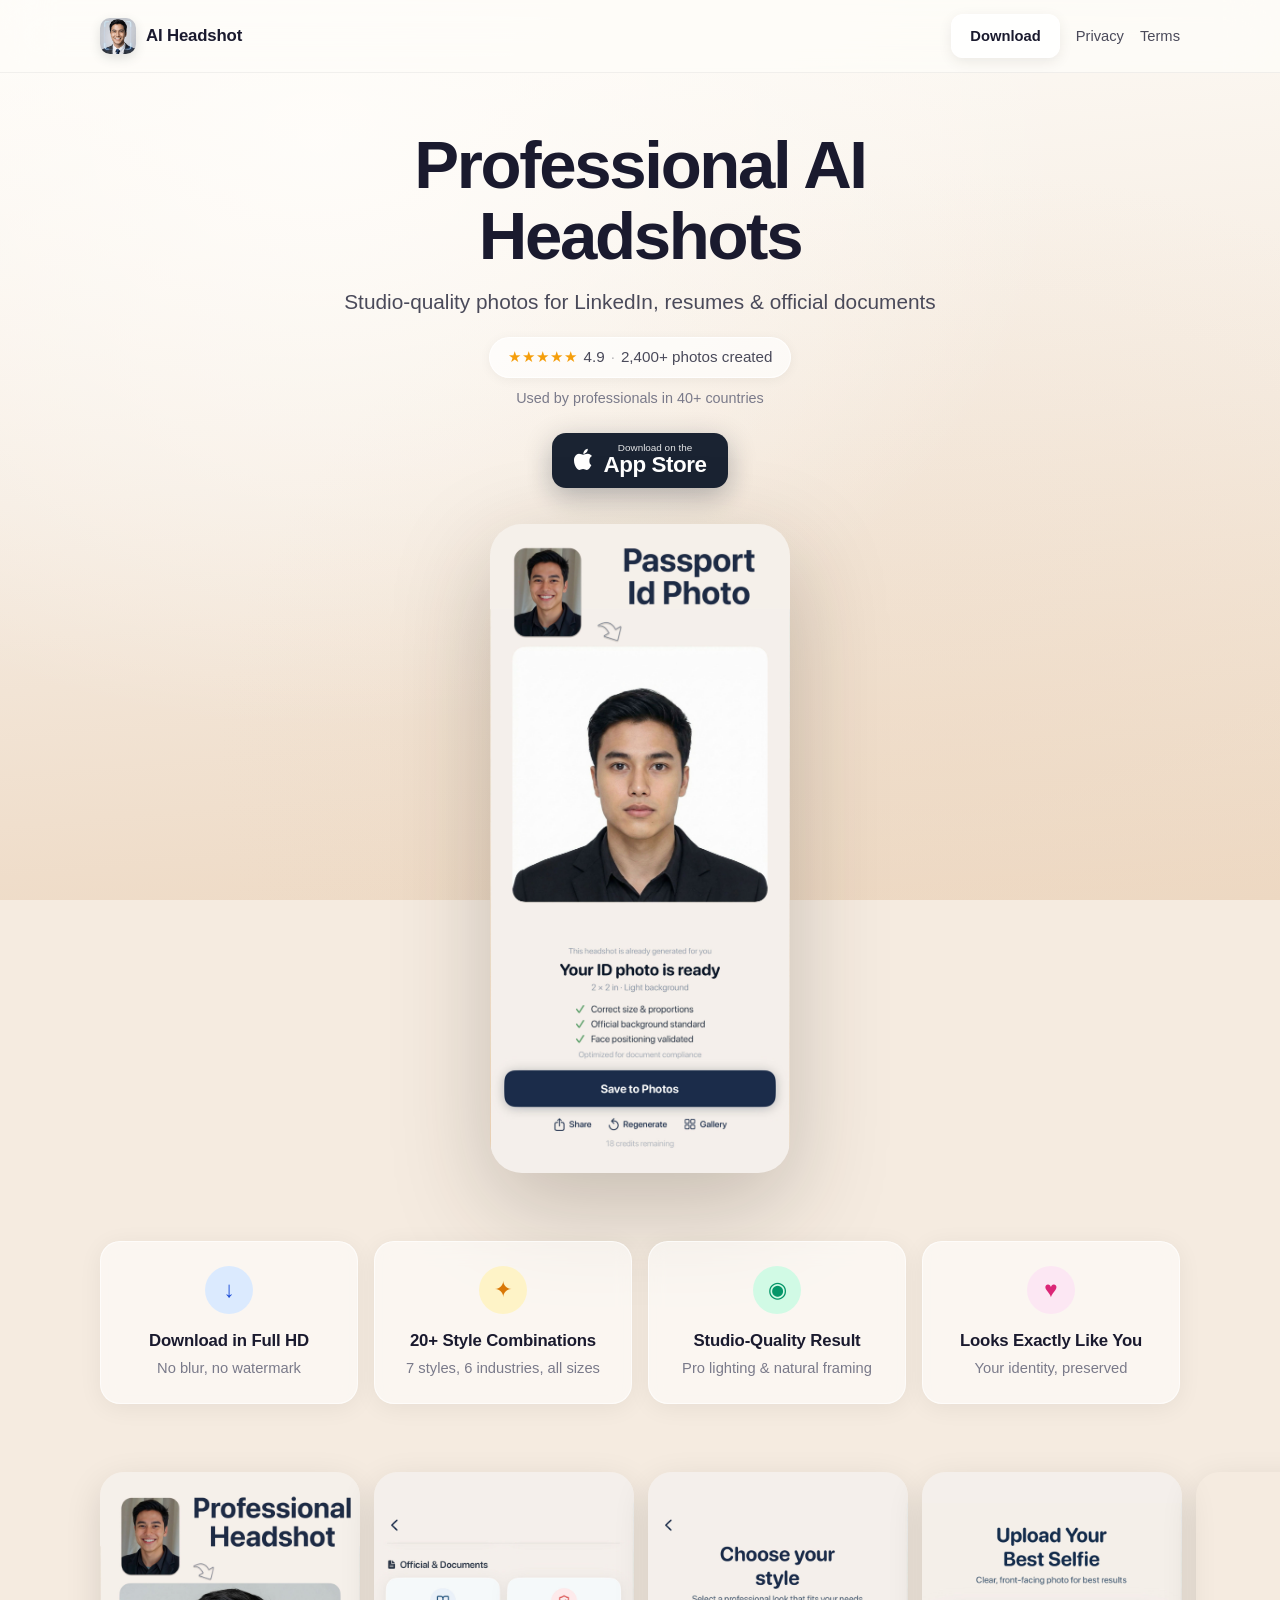
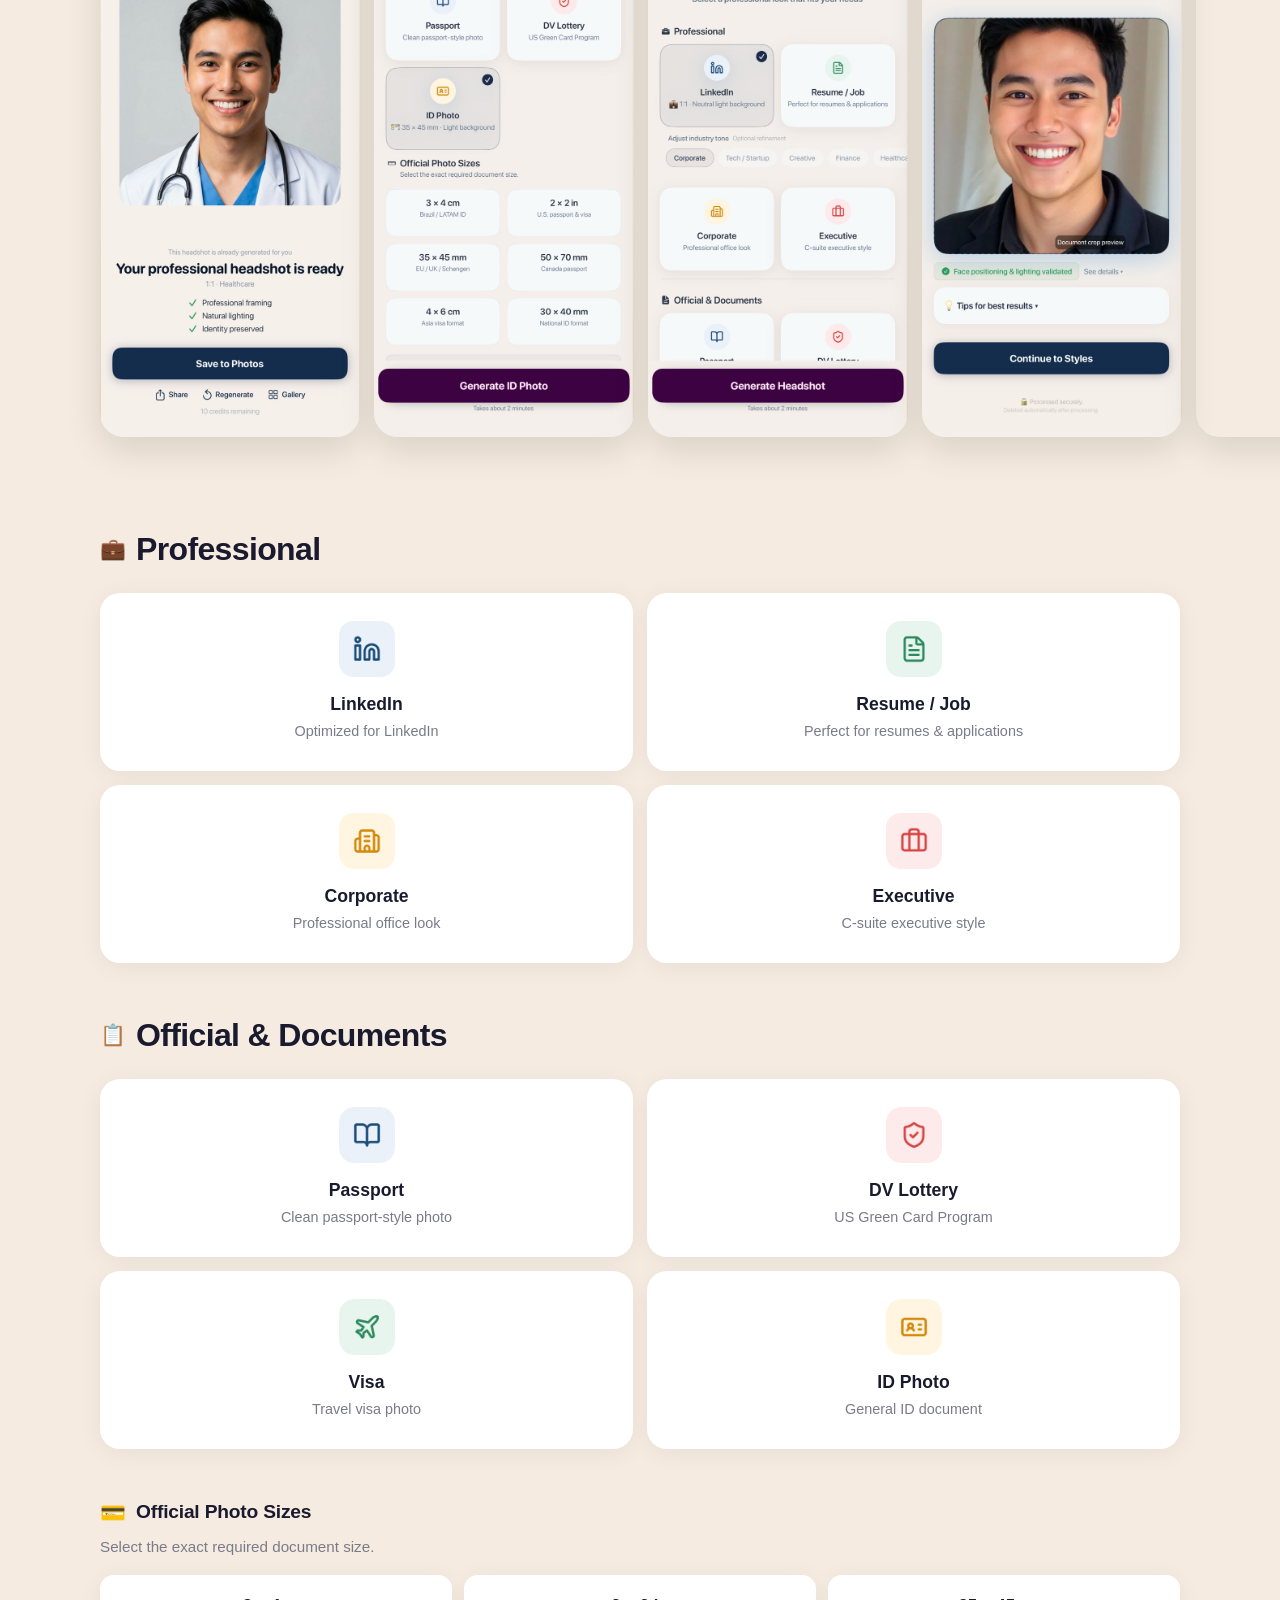
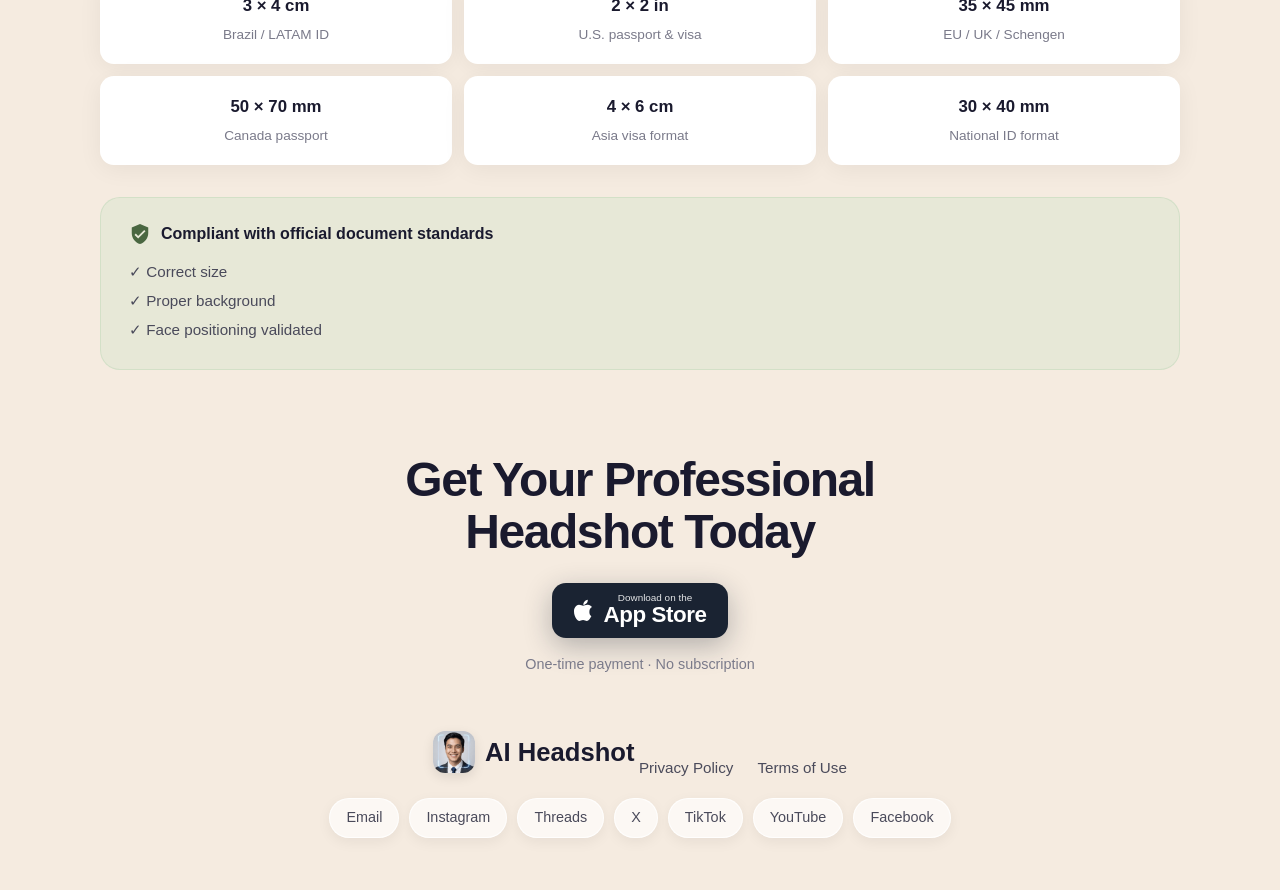
<file: index.html>
<!doctype html>
<html lang="en">
<head>
  <meta charset="utf-8">
  <meta name="viewport" content="width=device-width, initial-scale=1, viewport-fit=cover">
  <meta name="theme-color" content="#faf6f0">
  <meta name="apple-mobile-web-app-capable" content="yes">
  <meta name="apple-mobile-web-app-status-bar-style" content="default">
  <meta name="description" content="Create studio-quality professional headshots with AI. Perfect for LinkedIn, resumes, corporate profiles & official documents.">
  <meta property="og:title" content="AI Headshot — Professional AI Headshots">
  <meta property="og:description" content="Studio-quality headshots for LinkedIn, resumes & official documents. Download in Full HD with no watermark.">
  <meta property="og:image" content="https://ai-headshot.app/App%20Icon.png">
  <meta property="og:url" content="https://ai-headshot.app">
  <meta name="twitter:card" content="summary">
  <title>AI Headshot — Professional AI Headshots</title>
  <link rel="icon" type="image/png" href="App Icon.png">
  <link rel="apple-touch-icon" href="App Icon.png">
  <link rel="preload" as="image" href="1.jpg">
  <link rel="stylesheet" href="styles.css">
</head>
<body>
  <div class="bg" aria-hidden="true"></div>

  <header class="header">
    <div class="header-inner shell">
      <a class="brand" href="#top" aria-label="AI Headshot homepage">
        <img src="App Icon.png" alt="" width="36" height="36">
        <span>AI Headshot</span>
      </a>
      <nav class="nav" aria-label="Primary">
        <a class="nav-dl" href="https://apps.apple.com/app/id6755939565" target="_blank" rel="noopener noreferrer">Download</a>
        <a href="privacy.html">Privacy</a>
        <a href="terms.html">Terms</a>
      </nav>
    </div>
  </header>

  <main id="top">

    <section class="hero shell">
      <h1 class="hero-title">Professional AI<br>Headshots</h1>
      <p class="hero-sub">Studio-quality photos for LinkedIn, resumes & official documents</p>
      <div class="badge">
        <span class="stars">&#9733;&#9733;&#9733;&#9733;&#9733;</span>
        <span>4.9</span>
        <span class="sep">&middot;</span>
        <span>2,400+ photos created</span>
      </div>
      <p class="hero-note">Used by professionals in 40+ countries</p>
      <a class="store-btn" href="https://apps.apple.com/app/id6755939565" target="_blank" rel="noopener noreferrer" aria-label="Download on the App Store">
        <svg width="20" height="24" viewBox="0 0 17 20" fill="#fff"><path d="M13.1 10.4c0-1.7.9-2.8 2.2-3.7-.8-1.2-2-1.9-3.6-2-.8-.1-1.7.2-2.5.5-.6.2-1.1.4-1.5.4s-.9-.2-1.4-.4c-.7-.3-1.4-.5-2.1-.5C2 5 0 6.9 0 10.5c0 2.1.8 4.4 1.8 5.8.9 1.2 1.7 2.1 2.8 2.1.4 0 .8-.2 1.3-.4.5-.2 1.1-.4 1.8-.4s1.2.2 1.7.4c.5.2.9.4 1.4.4 1.1 0 2-1 2.8-2.1.6-.8 1-1.6 1.2-2-.1-.1-1.7-.8-1.7-2.9zM10.7 3.5c.7-.8 1.1-1.9 1-3-.9.1-2 .6-2.7 1.4-.6.7-1.2 1.8-1 2.9 1 .1 2-.5 2.7-1.3z"/></svg>
        <span><small>Download on the</small><strong>App Store</strong></span>
      </a>
      <div class="hero-phone">
        <img src="1.jpg" alt="AI Headshot app showing professional headshot results" loading="eager" decoding="async">
      </div>
    </section>

    <section class="features shell" aria-label="Key features">
      <div class="features-grid">
        <article class="feat reveal">
          <span class="feat-icon blue">&darr;</span>
          <h3>Download in Full HD</h3>
          <p>No blur, no watermark</p>
        </article>
        <article class="feat reveal">
          <span class="feat-icon amber">&#10022;</span>
          <h3>20+ Style Combinations</h3>
          <p>7 styles, 6 industries, all sizes</p>
        </article>
        <article class="feat reveal">
          <span class="feat-icon green">&#9673;</span>
          <h3>Studio-Quality Result</h3>
          <p>Pro lighting & natural framing</p>
        </article>
        <article class="feat reveal">
          <span class="feat-icon rose">&#9829;</span>
          <h3>Looks Exactly Like You</h3>
          <p>Your identity, preserved</p>
        </article>
      </div>
    </section>

    <section class="gallery" aria-label="App screenshots">
      <div class="gallery-track">
        <img src="2.jpg" alt="AI Headshot screenshot" loading="lazy" decoding="async">
        <img src="3.jpg" alt="AI Headshot screenshot" loading="lazy" decoding="async">
        <img src="4.jpg" alt="AI Headshot screenshot" loading="lazy" decoding="async">
        <img src="5.jpg" alt="AI Headshot screenshot" loading="lazy" decoding="async">
        <img src="6.jpg" alt="AI Headshot screenshot" loading="lazy" decoding="async">
        <img src="7.jpg" alt="AI Headshot screenshot" loading="lazy" decoding="async">
        <img src="8.jpg" alt="AI Headshot screenshot" loading="lazy" decoding="async">
        <img src="9.jpg" alt="AI Headshot screenshot" loading="lazy" decoding="async">
      </div>
    </section>

    <section class="types shell" aria-label="Headshot types">

      <div class="type-group">
        <div class="type-head">
          <span class="type-emoji">&#128188;</span>
          <h2>Professional</h2>
        </div>
        <div class="type-grid four">
          <div class="type-card reveal">
            <img class="ticon-img" src="icons/LinkedIn.png" alt="" width="56" height="56">
            <h3>LinkedIn</h3>
            <p>Optimized for LinkedIn</p>
          </div>
          <div class="type-card reveal">
            <img class="ticon-img" src="icons/Resume_CV.png" alt="" width="56" height="56">
            <h3>Resume / Job</h3>
            <p>Perfect for resumes & applications</p>
          </div>
          <div class="type-card reveal">
            <img class="ticon-img" src="icons/Corporate_Profiles.png" alt="" width="56" height="56">
            <h3>Corporate</h3>
            <p>Professional office look</p>
          </div>
          <div class="type-card reveal">
            <img class="ticon-img" src="icons/Portfolio.png" alt="" width="56" height="56">
            <h3>Executive</h3>
            <p>C-suite executive style</p>
          </div>
        </div>
      </div>

      <div class="type-group">
        <div class="type-head">
          <span class="type-emoji">&#128203;</span>
          <h2>Official & Documents</h2>
        </div>
        <div class="type-grid four">
          <div class="type-card reveal">
            <img class="ticon-img" src="icons/Passport.png" alt="" width="56" height="56">
            <h3>Passport</h3>
            <p>Clean passport-style photo</p>
          </div>
          <div class="type-card reveal">
            <img class="ticon-img" src="icons/Green_Card.png" alt="" width="56" height="56">
            <h3>DV Lottery</h3>
            <p>US Green Card Program</p>
          </div>
          <div class="type-card reveal">
            <img class="ticon-img" src="icons/Visa.png" alt="" width="56" height="56">
            <h3>Visa</h3>
            <p>Travel visa photo</p>
          </div>
          <div class="type-card reveal">
            <img class="ticon-img" src="icons/National_ID.png" alt="" width="56" height="56">
            <h3>ID Photo</h3>
            <p>General ID document</p>
          </div>
        </div>
      </div>

      <div class="sizes reveal">
        <div class="type-head small">
          <span class="type-emoji">&#128179;</span>
          <h3>Official Photo Sizes</h3>
        </div>
        <p class="sizes-sub">Select the exact required document size.</p>
        <div class="sizes-grid">
          <div class="size-chip"><strong>3 &times; 4 cm</strong><span>Brazil / LATAM ID</span></div>
          <div class="size-chip"><strong>2 &times; 2 in</strong><span>U.S. passport & visa</span></div>
          <div class="size-chip"><strong>35 &times; 45 mm</strong><span>EU / UK / Schengen</span></div>
          <div class="size-chip"><strong>50 &times; 70 mm</strong><span>Canada passport</span></div>
          <div class="size-chip"><strong>4 &times; 6 cm</strong><span>Asia visa format</span></div>
          <div class="size-chip"><strong>30 &times; 40 mm</strong><span>National ID format</span></div>
        </div>
      </div>

      <div class="compliance reveal">
        <div class="compliance-head">
          <svg width="22" height="22" viewBox="0 0 24 24" fill="#4a6741"><path d="M12 1L3 5v6c0 5.55 3.84 10.74 9 12 5.16-1.26 9-6.45 9-12V5l-9-4zm-2 16l-4-4 1.41-1.41L10 14.17l6.59-6.59L18 9l-8 8z"/></svg>
          <strong>Compliant with official document standards</strong>
        </div>
        <ul class="compliance-list">
          <li>&#10003; Correct size</li>
          <li>&#10003; Proper background</li>
          <li>&#10003; Face positioning validated</li>
        </ul>
      </div>

    </section>

    <section class="cta shell">
      <h2>Get Your Professional<br>Headshot Today</h2>
      <a class="store-btn" href="https://apps.apple.com/app/id6755939565" target="_blank" rel="noopener noreferrer" aria-label="Download on the App Store">
        <svg width="20" height="24" viewBox="0 0 17 20" fill="#fff"><path d="M13.1 10.4c0-1.7.9-2.8 2.2-3.7-.8-1.2-2-1.9-3.6-2-.8-.1-1.7.2-2.5.5-.6.2-1.1.4-1.5.4s-.9-.2-1.4-.4c-.7-.3-1.4-.5-2.1-.5C2 5 0 6.9 0 10.5c0 2.1.8 4.4 1.8 5.8.9 1.2 1.7 2.1 2.8 2.1.4 0 .8-.2 1.3-.4.5-.2 1.1-.4 1.8-.4s1.2.2 1.7.4c.5.2.9.4 1.4.4 1.1 0 2-1 2.8-2.1.6-.8 1-1.6 1.2-2-.1-.1-1.7-.8-1.7-2.9zM10.7 3.5c.7-.8 1.1-1.9 1-3-.9.1-2 .6-2.7 1.4-.6.7-1.2 1.8-1 2.9 1 .1 2-.5 2.7-1.3z"/></svg>
        <span><small>Download on the</small><strong>App Store</strong></span>
      </a>
      <p class="cta-note">One-time payment &middot; No subscription</p>
    </section>

  </main>

  <footer class="footer shell">
    <div class="footer-brand">
      <img src="App Icon.png" alt="" width="42" height="42">
      <span>AI Headshot</span>
    </div>
    <div class="footer-links">
      <a href="privacy.html">Privacy Policy</a>
      <a href="terms.html">Terms of Use</a>
    </div>
    <div class="footer-social" aria-label="Social links">
      <a class="pill" href="mailto:aimixerapp@gmail.com">Email</a>
      <a class="pill" href="https://www.instagram.com/ai_mixer_app/" target="_blank" rel="noopener noreferrer">Instagram</a>
      <a class="pill" href="https://www.threads.com/@ai_mixer_app" target="_blank" rel="noopener noreferrer">Threads</a>
      <a class="pill" href="https://x.com/ai_mixer_" target="_blank" rel="noopener noreferrer">X</a>
      <a class="pill" href="https://www.tiktok.com/@ai_mixer_" target="_blank" rel="noopener noreferrer">TikTok</a>
      <a class="pill" href="https://www.youtube.com/@ai_mixer_app" target="_blank" rel="noopener noreferrer">YouTube</a>
      <a class="pill" href="https://www.facebook.com/profile.php?id=61587410945766" target="_blank" rel="noopener noreferrer">Facebook</a>
    </div>
  </footer>

  <script src="script.js" defer></script>
</body>
</html>
</file>
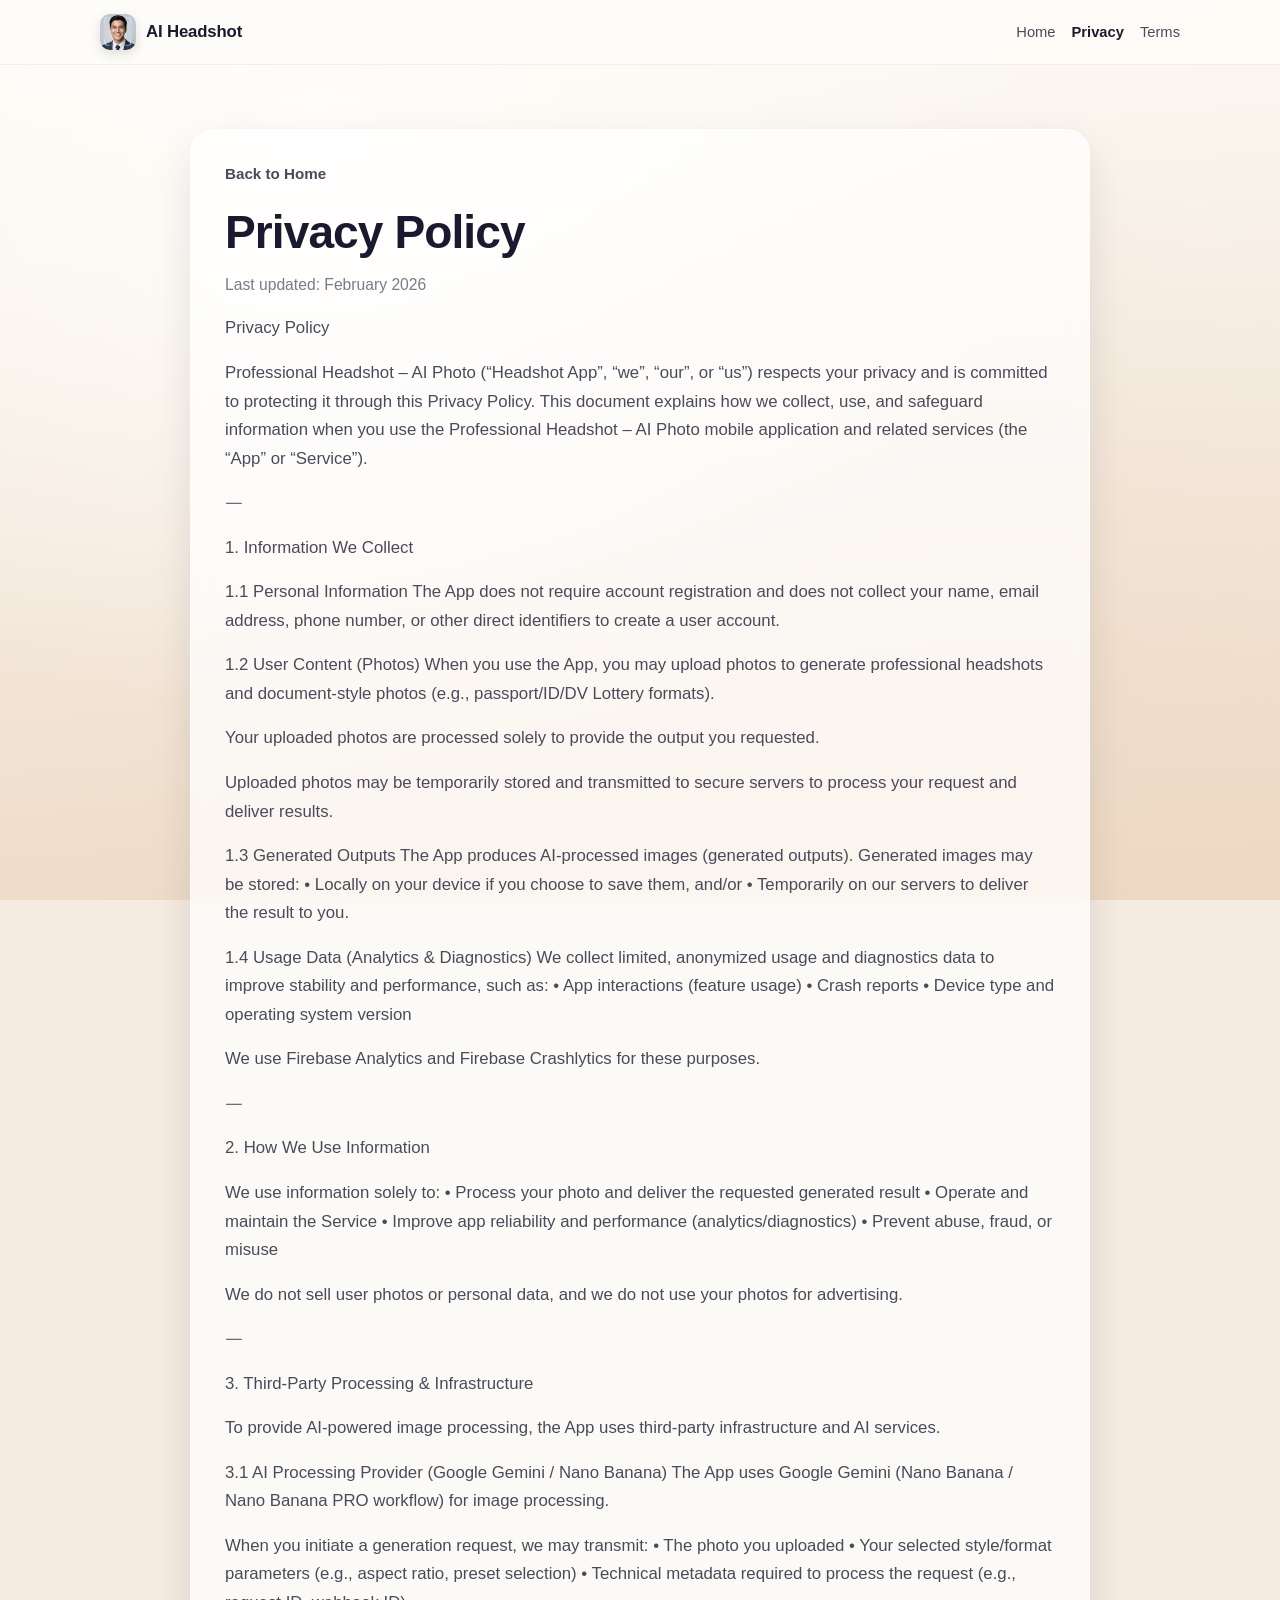
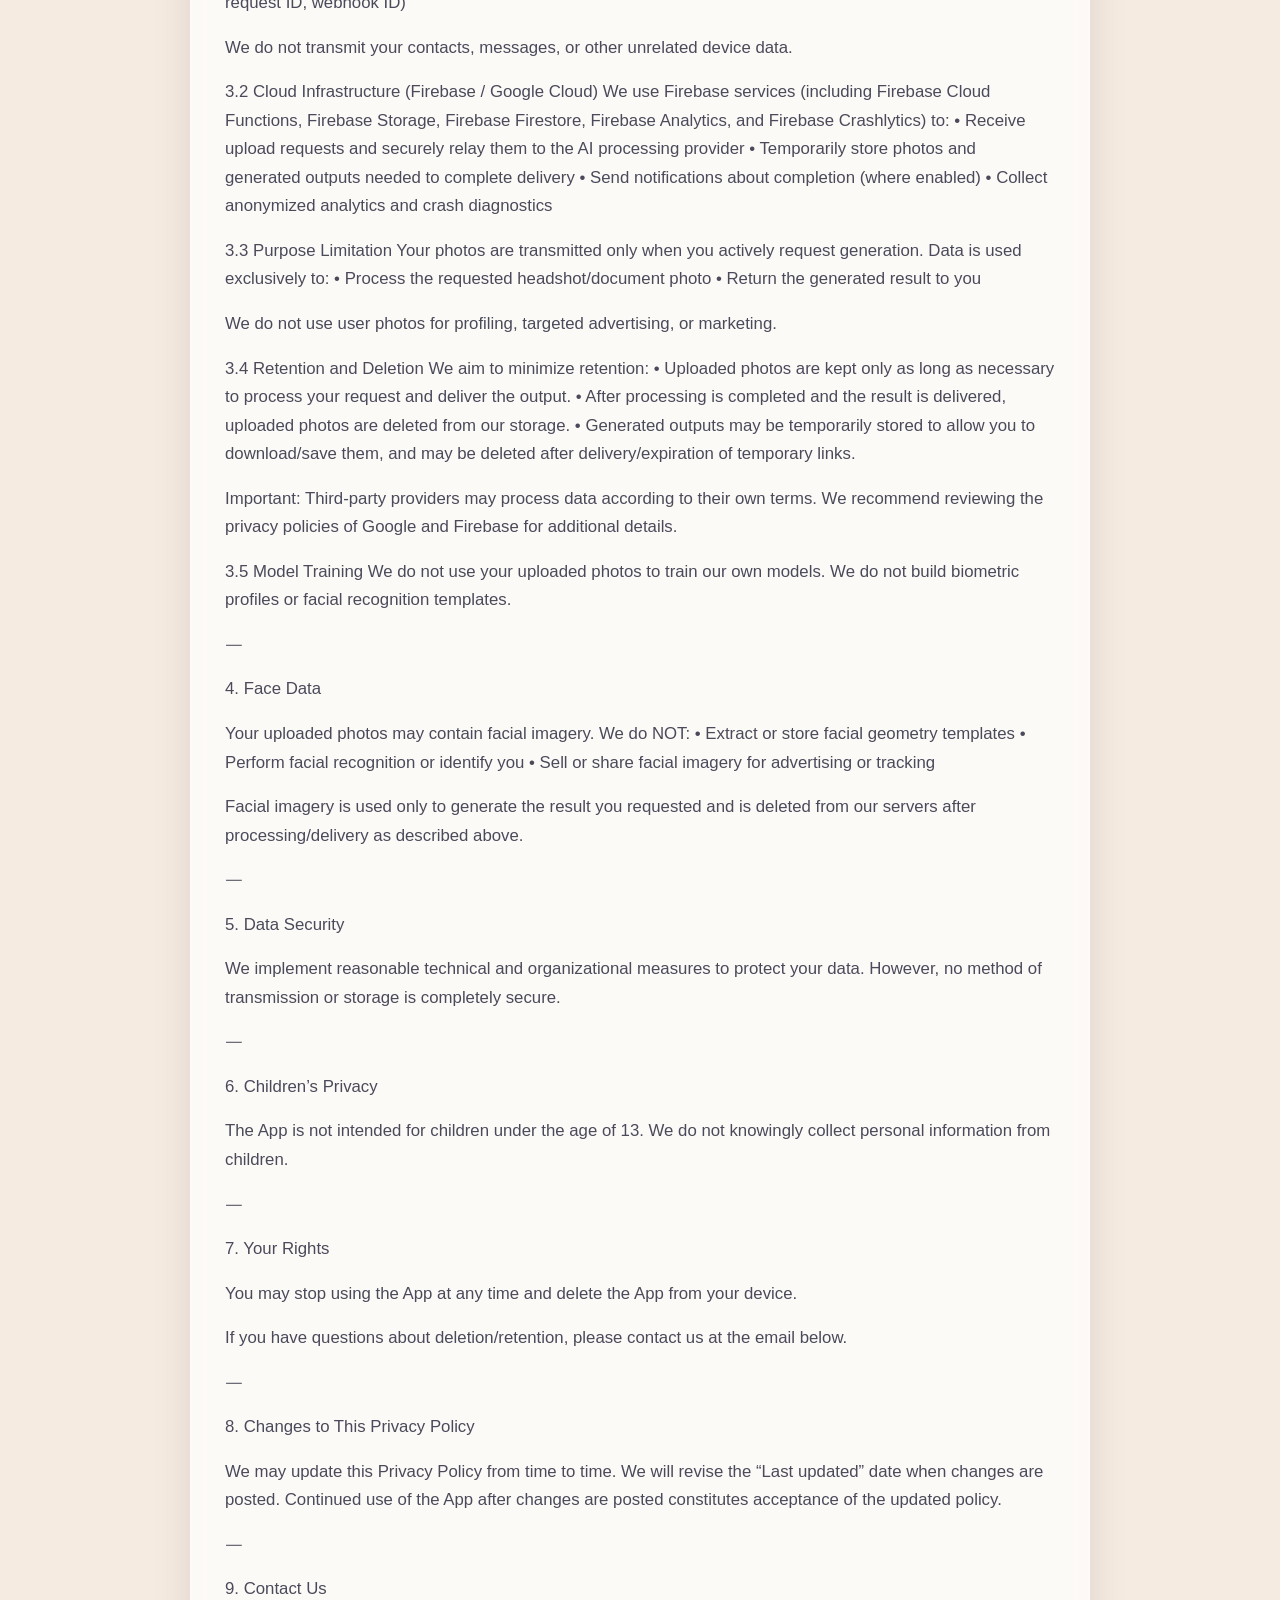
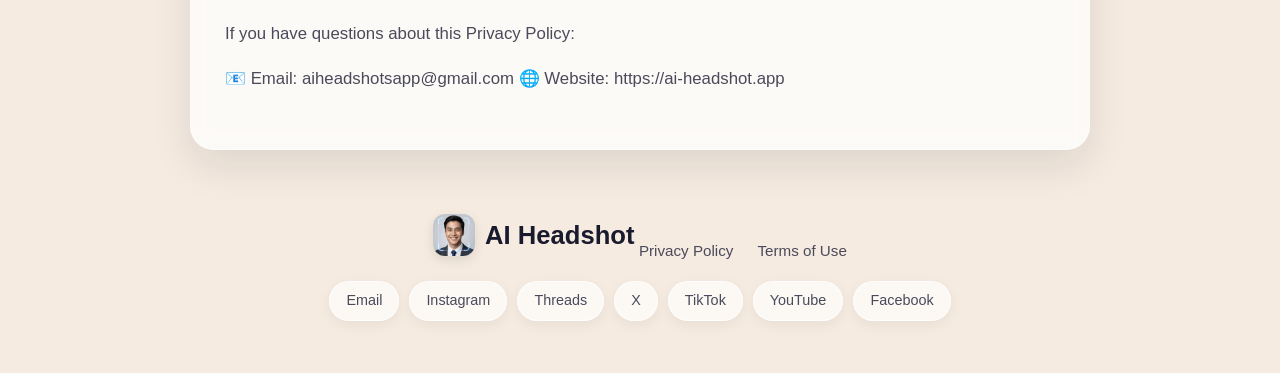
<file: privacy.html>
<!doctype html>
<html lang="en">
<head>
  <meta charset="utf-8">
  <meta name="viewport" content="width=device-width, initial-scale=1, viewport-fit=cover">
  <meta name="theme-color" content="#faf6f0">
  <meta name="apple-mobile-web-app-capable" content="yes">
  <meta name="apple-mobile-web-app-status-bar-style" content="default">
  <title>Privacy Policy | AI Headshot</title>
  <link rel="icon" type="image/png" href="App Icon.png">
  <link rel="apple-touch-icon" href="App Icon.png">
  <link rel="stylesheet" href="styles.css">
</head>
<body class="legal-page">
  <div class="bg" aria-hidden="true"></div>

  <header class="header">
    <div class="header-inner shell">
      <a class="brand" href="index.html" aria-label="AI Headshot homepage">
        <img src="App Icon.png" alt="" width="36" height="36">
        <span>AI Headshot</span>
      </a>
      <nav class="nav" aria-label="Primary">
        <a href="index.html">Home</a>
        <a class="active" href="privacy.html">Privacy</a>
        <a href="terms.html">Terms</a>
      </nav>
    </div>
  </header>

  <main class="legal-main shell" data-src="Privacy Policy.txt">
    <article class="legal-card">
      <a class="legal-back" href="index.html">Back to Home</a>
      <h1 class="legal-title">Privacy Policy</h1>
      <p class="legal-updated" hidden></p>
      <nav class="legal-toc" aria-label="Table of contents" hidden>
        <h2>On this page</h2>
        <ul></ul>
      </nav>
      <div class="legal-content" id="legal-content"></div>
    </article>
  </main>

  <footer class="footer shell">
    <div class="footer-brand">
      <img src="App Icon.png" alt="" width="42" height="42">
      <span>AI Headshot</span>
    </div>
    <div class="footer-links">
      <a href="privacy.html">Privacy Policy</a>
      <a href="terms.html">Terms of Use</a>
    </div>
    <div class="footer-social" aria-label="Social links">
      <a class="pill" href="mailto:aimixerapp@gmail.com">Email</a>
      <a class="pill" href="https://www.instagram.com/ai_mixer_app/" target="_blank" rel="noopener noreferrer">Instagram</a>
      <a class="pill" href="https://www.threads.com/@ai_mixer_app" target="_blank" rel="noopener noreferrer">Threads</a>
      <a class="pill" href="https://x.com/ai_mixer_" target="_blank" rel="noopener noreferrer">X</a>
      <a class="pill" href="https://www.tiktok.com/@ai_mixer_" target="_blank" rel="noopener noreferrer">TikTok</a>
      <a class="pill" href="https://www.youtube.com/@ai_mixer_app" target="_blank" rel="noopener noreferrer">YouTube</a>
      <a class="pill" href="https://www.facebook.com/profile.php?id=61587410945766" target="_blank" rel="noopener noreferrer">Facebook</a>
    </div>
  </footer>

  <script src="legal.js" defer></script>
</body>
</html>
</file>
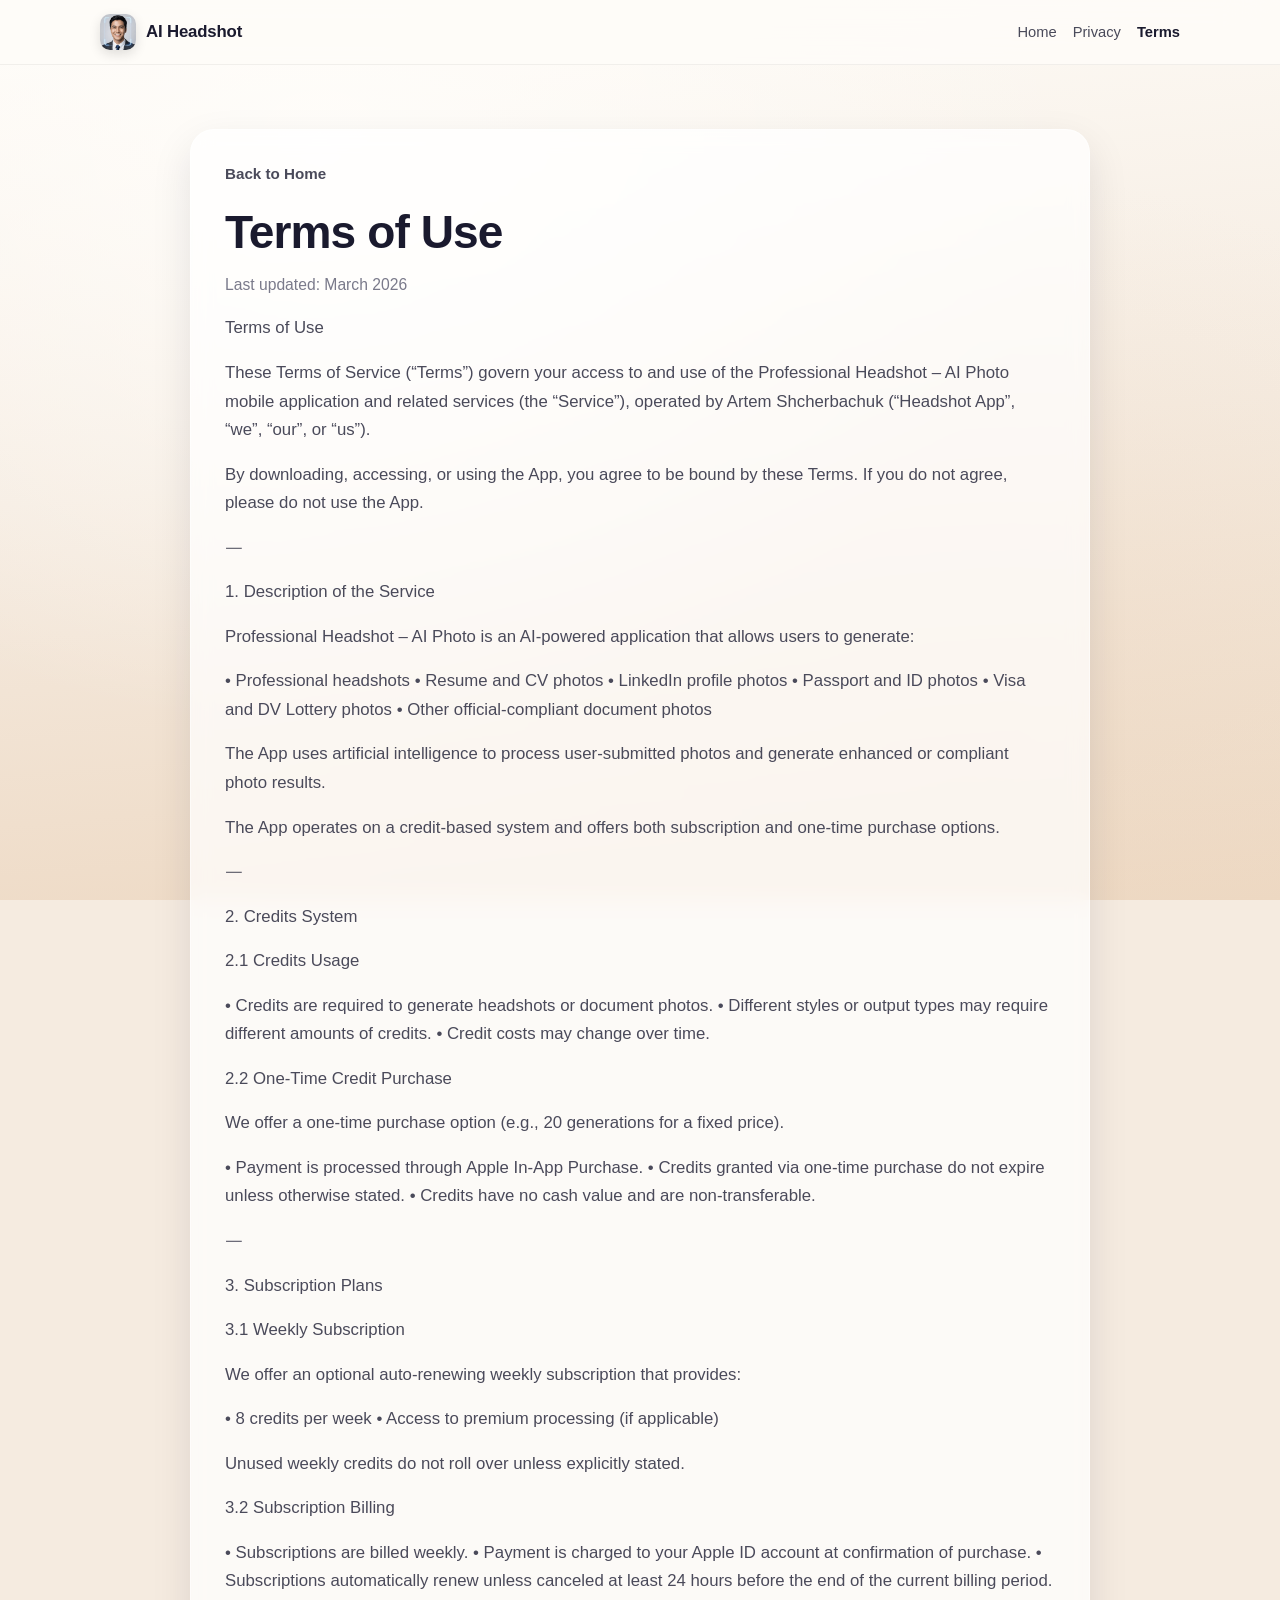
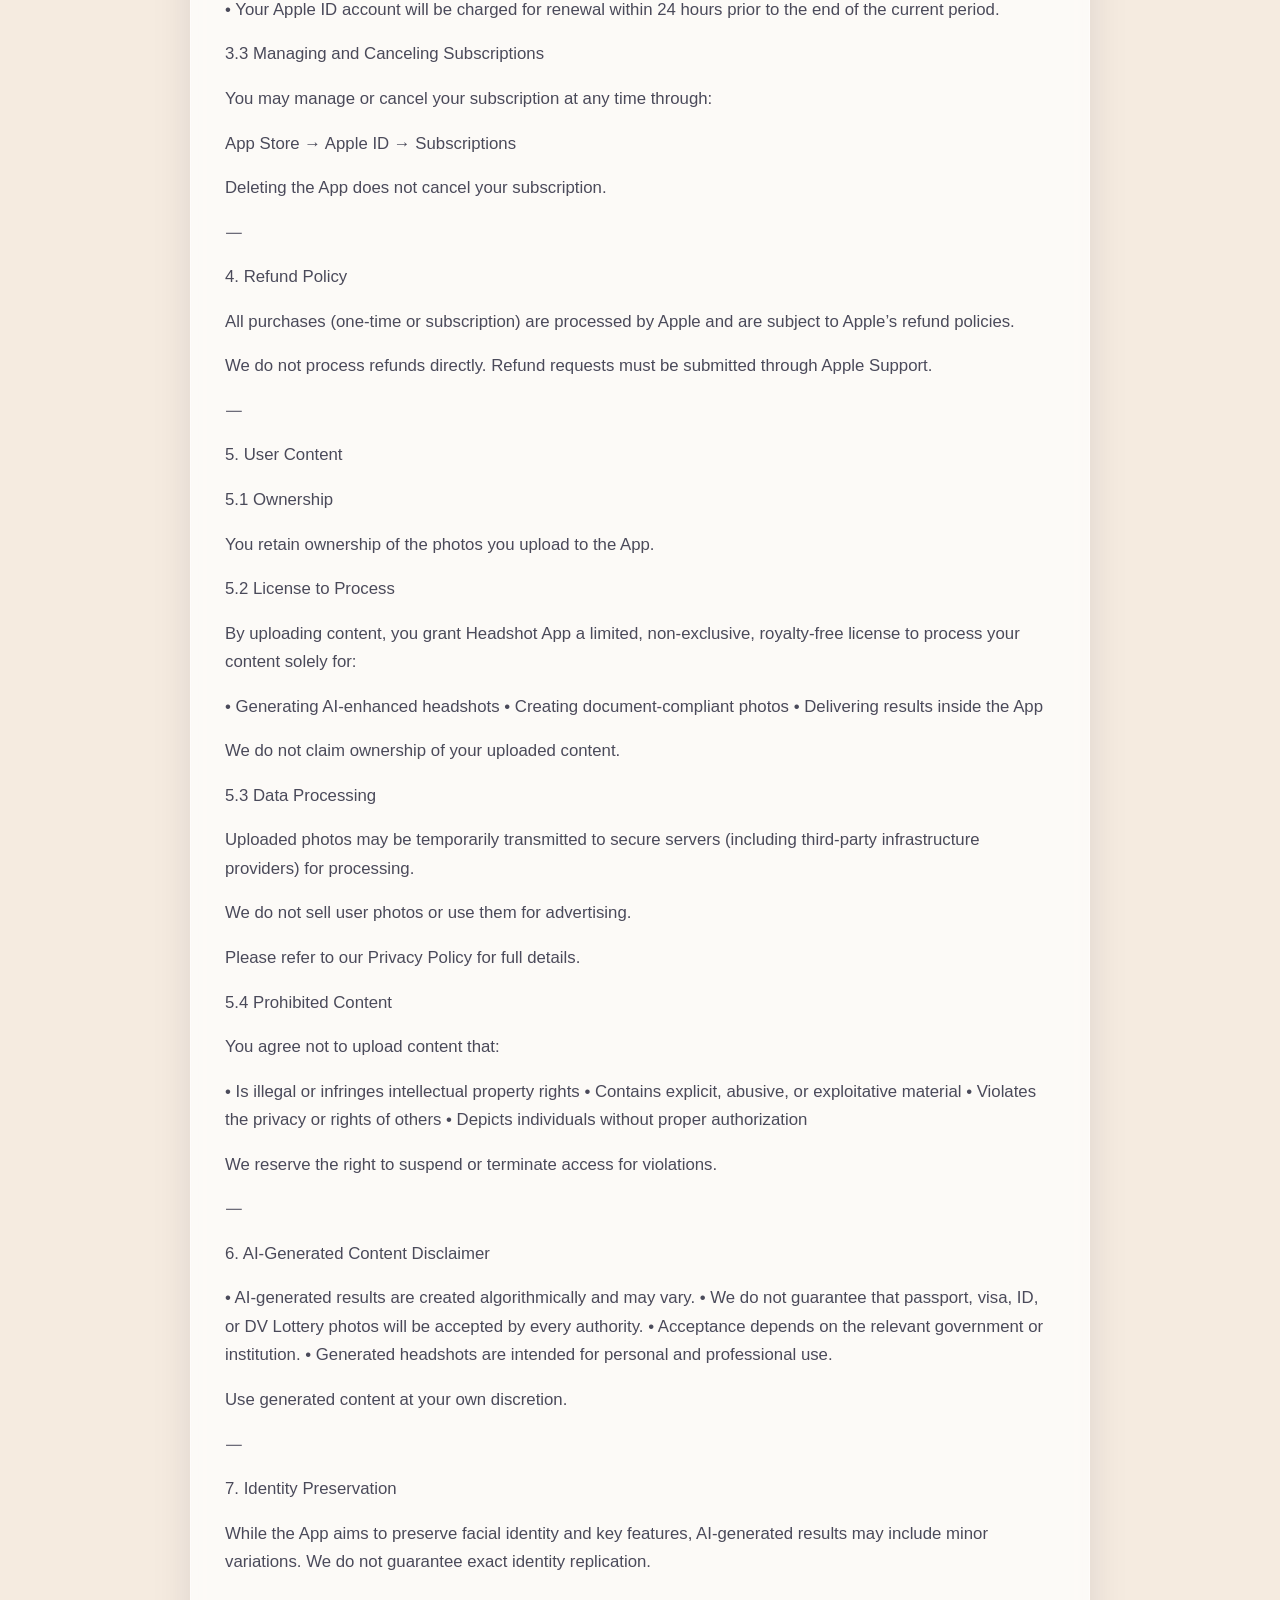
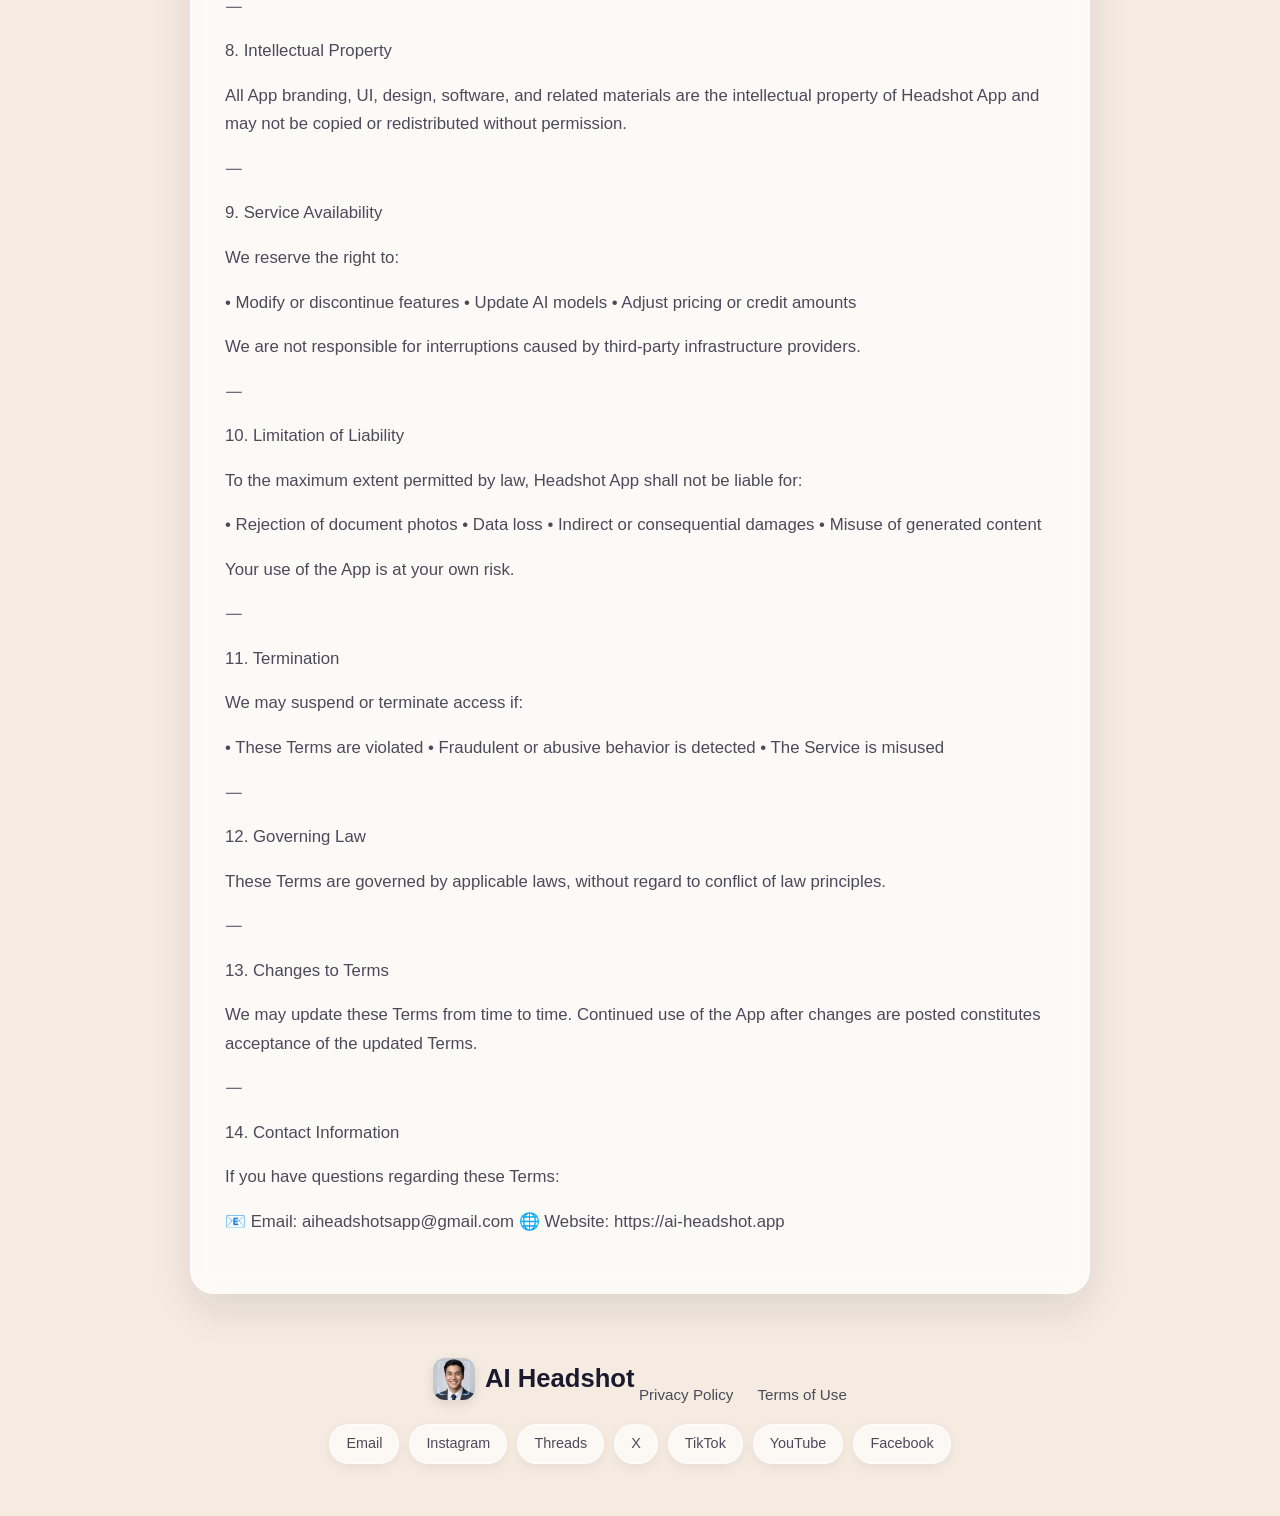
<file: terms.html>
<!doctype html>
<html lang="en">
<head>
  <meta charset="utf-8">
  <meta name="viewport" content="width=device-width, initial-scale=1, viewport-fit=cover">
  <meta name="theme-color" content="#faf6f0">
  <meta name="apple-mobile-web-app-capable" content="yes">
  <meta name="apple-mobile-web-app-status-bar-style" content="default">
  <title>Terms of Use | AI Headshot</title>
  <link rel="icon" type="image/png" href="App Icon.png">
  <link rel="apple-touch-icon" href="App Icon.png">
  <link rel="stylesheet" href="styles.css">
</head>
<body class="legal-page">
  <div class="bg" aria-hidden="true"></div>

  <header class="header">
    <div class="header-inner shell">
      <a class="brand" href="index.html" aria-label="AI Headshot homepage">
        <img src="App Icon.png" alt="" width="36" height="36">
        <span>AI Headshot</span>
      </a>
      <nav class="nav" aria-label="Primary">
        <a href="index.html">Home</a>
        <a href="privacy.html">Privacy</a>
        <a class="active" href="terms.html">Terms</a>
      </nav>
    </div>
  </header>

  <main class="legal-main shell" data-src="Terms of Use.txt">
    <article class="legal-card">
      <a class="legal-back" href="index.html">Back to Home</a>
      <h1 class="legal-title">Terms of Use</h1>
      <p class="legal-updated" hidden></p>
      <nav class="legal-toc" aria-label="Table of contents" hidden>
        <h2>On this page</h2>
        <ul></ul>
      </nav>
      <div class="legal-content" id="legal-content"></div>
    </article>
  </main>

  <footer class="footer shell">
    <div class="footer-brand">
      <img src="App Icon.png" alt="" width="42" height="42">
      <span>AI Headshot</span>
    </div>
    <div class="footer-links">
      <a href="privacy.html">Privacy Policy</a>
      <a href="terms.html">Terms of Use</a>
    </div>
    <div class="footer-social" aria-label="Social links">
      <a class="pill" href="mailto:aimixerapp@gmail.com">Email</a>
      <a class="pill" href="https://www.instagram.com/ai_mixer_app/" target="_blank" rel="noopener noreferrer">Instagram</a>
      <a class="pill" href="https://www.threads.com/@ai_mixer_app" target="_blank" rel="noopener noreferrer">Threads</a>
      <a class="pill" href="https://x.com/ai_mixer_" target="_blank" rel="noopener noreferrer">X</a>
      <a class="pill" href="https://www.tiktok.com/@ai_mixer_" target="_blank" rel="noopener noreferrer">TikTok</a>
      <a class="pill" href="https://www.youtube.com/@ai_mixer_app" target="_blank" rel="noopener noreferrer">YouTube</a>
      <a class="pill" href="https://www.facebook.com/profile.php?id=61587410945766" target="_blank" rel="noopener noreferrer">Facebook</a>
    </div>
  </footer>

  <script src="legal.js" defer></script>
</body>
</html>
</file>
<file: styles.css>
/* ── Variables ── */
:root {
  --text: #1a1a2e;
  --text-sec: #4a4a5a;
  --text-muted: #7a7a8a;
  --card: rgba(255, 255, 255, 0.55);
  --card-solid: #fff;
  --card-border: rgba(255, 255, 255, 0.65);
  --card-shadow: 0 4px 24px rgba(0, 0, 0, 0.06);
  --card-shadow-hover: 0 12px 36px rgba(0, 0, 0, 0.1);
  --btn: #1a2332;
  --r: 20px;
  --r-sm: 14px;
}

/* ── Reset ── */
*, *::before, *::after { box-sizing: border-box; }
html, body { margin: 0; padding: 0; }

html {
  background: #f5ebe0;
  scroll-behavior: smooth;
}

body {
  min-height: 100svh;
  color: var(--text);
  font-family: -apple-system, BlinkMacSystemFont, "SF Pro Display", "Inter", "Segoe UI", sans-serif;
  line-height: 1.5;
  overflow-x: hidden;
  -webkit-font-smoothing: antialiased;
}

img { display: block; max-width: 100%; height: auto; }
a { color: inherit; }

/* ── Background ── */
.bg {
  position: fixed;
  inset: 0;
  z-index: -1;
  background:
    radial-gradient(ellipse at 25% 15%, rgba(255, 253, 250, 0.9) 0%, transparent 55%),
    radial-gradient(ellipse at 75% 85%, rgba(237, 216, 194, 0.4) 0%, transparent 55%),
    linear-gradient(175deg, #fefcf8 0%, #f5ebe0 50%, #edd8c2 100%);
}

/* ── Layout ── */
.shell {
  width: min(1080px, 90vw);
  margin: 0 auto;
}

/* ── Header ── */
.header {
  position: sticky;
  top: 0;
  z-index: 100;
  backdrop-filter: blur(24px);
  -webkit-backdrop-filter: blur(24px);
  background: rgba(254, 252, 248, 0.75);
  border-bottom: 1px solid rgba(0, 0, 0, 0.05);
}

.header-inner {
  display: flex;
  align-items: center;
  justify-content: space-between;
  padding: 14px 0;
}

.brand {
  display: inline-flex;
  align-items: center;
  gap: 10px;
  text-decoration: none;
  font-weight: 700;
  font-size: 1.05rem;
  letter-spacing: -0.01em;
}

.brand img {
  border-radius: 10px;
  box-shadow: 0 4px 12px rgba(0, 0, 0, 0.12);
}

.nav {
  display: inline-flex;
  align-items: center;
  gap: 16px;
}

.nav a {
  text-decoration: none;
  font-size: 0.92rem;
  color: var(--text-sec);
}

.nav a:hover {
  color: var(--text);
}

.nav-dl {
  padding: 10px 18px;
  border-radius: 12px;
  background: rgba(255, 255, 255, 0.8);
  border: 1px solid rgba(255, 255, 255, 0.9);
  box-shadow: 0 4px 14px rgba(0, 0, 0, 0.08);
  font-weight: 600;
  color: var(--text) !important;
  transition: transform 0.2s ease, box-shadow 0.2s ease;
}

.nav-dl:hover {
  transform: translateY(-1px);
  box-shadow: 0 6px 20px rgba(0, 0, 0, 0.12);
}

/* ── Hero ── */
.hero {
  text-align: center;
  padding: 56px 0 20px;
}

.hero-title {
  margin: 0;
  font-size: clamp(2.6rem, 6vw, 4.2rem);
  font-weight: 800;
  line-height: 1.06;
  letter-spacing: -0.035em;
}

.hero-sub {
  margin: 14px 0 20px;
  font-size: clamp(1.05rem, 2vw, 1.3rem);
  color: var(--text-sec);
}

.badge {
  display: inline-flex;
  align-items: center;
  gap: 6px;
  padding: 8px 18px;
  border-radius: 999px;
  background: rgba(255, 255, 255, 0.65);
  border: 1px solid rgba(255, 255, 255, 0.8);
  box-shadow: 0 2px 12px rgba(0, 0, 0, 0.05);
  font-size: 0.95rem;
  color: var(--text-sec);
}

.stars {
  color: #f59e0b;
  letter-spacing: 1px;
}

.sep { opacity: 0.4; }

.hero-note {
  margin: 10px 0 24px;
  font-size: 0.9rem;
  color: var(--text-muted);
}

/* ── App Store Button ── */
.store-btn {
  display: inline-flex;
  align-items: center;
  gap: 10px;
  background: var(--btn);
  color: #fff;
  text-decoration: none;
  border-radius: 14px;
  padding: 10px 22px;
  box-shadow: 0 8px 28px rgba(26, 35, 50, 0.3);
  transition: transform 0.2s ease, box-shadow 0.2s ease;
}

.store-btn:hover {
  transform: translateY(-2px);
  box-shadow: 0 12px 36px rgba(26, 35, 50, 0.38);
}

.store-btn svg {
  flex-shrink: 0;
}

.store-btn small {
  display: block;
  font-size: 0.62rem;
  font-weight: 400;
  opacity: 0.88;
  line-height: 1;
}

.store-btn strong {
  display: block;
  font-size: 1.4rem;
  font-weight: 600;
  line-height: 1.1;
  letter-spacing: -0.02em;
}

/* ── Hero Phone ── */
.hero-phone {
  margin: 36px auto 0;
  width: min(300px, 72vw);
  filter: drop-shadow(0 32px 48px rgba(26, 20, 10, 0.22));
}

.hero-phone img {
  border-radius: 32px;
}

/* ── Features ── */
.features {
  padding: 48px 0 36px;
}

.features-grid {
  display: grid;
  grid-template-columns: repeat(2, 1fr);
  gap: 16px;
}

.feat {
  background: var(--card);
  border: 1px solid var(--card-border);
  border-radius: var(--r);
  padding: 24px 20px;
  text-align: center;
  backdrop-filter: blur(10px);
  -webkit-backdrop-filter: blur(10px);
  box-shadow: var(--card-shadow);
  transition: transform 0.3s ease, box-shadow 0.3s ease;
}

.feat:hover {
  transform: translateY(-4px);
  box-shadow: var(--card-shadow-hover);
}

.feat-icon {
  display: flex;
  align-items: center;
  justify-content: center;
  width: 48px;
  height: 48px;
  border-radius: 50%;
  margin: 0 auto 14px;
  font-size: 1.4rem;
}

.feat-icon.blue  { background: #dbeafe; color: #1d4ed8; }
.feat-icon.amber { background: #fef3c7; color: #d97706; }
.feat-icon.green { background: #d1fae5; color: #059669; }
.feat-icon.rose  { background: #fce7f3; color: #db2777; }

.feat h3 {
  margin: 0 0 4px;
  font-size: 1.05rem;
  font-weight: 700;
  letter-spacing: -0.01em;
}

.feat p {
  margin: 0;
  font-size: 0.92rem;
  color: var(--text-muted);
}

/* ── Gallery ── */
.gallery {
  padding: 20px 0 36px;
  overflow-x: auto;
  overflow-y: hidden;
  -webkit-overflow-scrolling: touch;
  scrollbar-width: none;
}

.gallery::-webkit-scrollbar { display: none; }

.gallery-track {
  display: flex;
  gap: 14px;
  padding: 12px max(5vw, calc((100vw - 1080px) / 2));
}

.gallery-track img {
  width: 200px;
  flex-shrink: 0;
  border-radius: 24px;
  box-shadow: 0 12px 36px rgba(0, 0, 0, 0.12);
  transition: transform 0.3s ease;
}

.gallery-track img:hover {
  transform: scale(1.03);
}

/* ── Types (Professional / Documents) ── */
.types {
  padding: 40px 0 20px;
}

.type-group {
  margin-bottom: 48px;
}

.type-head {
  display: flex;
  align-items: center;
  gap: 10px;
  margin-bottom: 20px;
}

.type-head.small {
  margin-bottom: 8px;
}

.type-emoji {
  font-size: 1.3rem;
}

.type-head h2 {
  margin: 0;
  font-size: clamp(1.6rem, 3vw, 2rem);
  font-weight: 700;
  letter-spacing: -0.02em;
}

.type-head h3 {
  margin: 0;
  font-size: 1.2rem;
  font-weight: 700;
  letter-spacing: -0.01em;
}

.type-grid {
  display: grid;
  gap: 14px;
}

.type-grid.four {
  grid-template-columns: repeat(2, 1fr);
}

.type-grid.three {
  grid-template-columns: repeat(2, 1fr);
}

.type-card {
  background: var(--card-solid);
  border-radius: var(--r);
  padding: 28px 18px;
  text-align: center;
  box-shadow: var(--card-shadow);
  transition: transform 0.3s ease, box-shadow 0.3s ease;
}

.type-card:hover {
  transform: translateY(-4px);
  box-shadow: var(--card-shadow-hover);
}

.ticon {
  width: 56px;
  height: 56px;
  border-radius: 50%;
  display: flex;
  align-items: center;
  justify-content: center;
  margin: 0 auto 14px;
  font-size: 1.6rem;
}

.ticon.blue   { background: #dbeafe; color: #1d4ed8; }
.ticon.green  { background: #d1fae5; color: #065f46; }
.ticon.amber  { background: #fef3c7; color: #b45309; }
.ticon.rose   { background: #fce7f3; color: #be185d; }
.ticon.red    { background: #fee2e2; color: #dc2626; }
.ticon.purple { background: #ede9fe; color: #7c3aed; }

.linkedin-mark {
  font-family: Georgia, "Times New Roman", serif;
  font-weight: 800;
  font-size: 1.3rem;
  letter-spacing: -0.06em;
}

.ticon-img {
  display: block;
  margin: 0 auto 14px;
  border-radius: 14px;
}

.type-card h3 {
  margin: 0 0 4px;
  font-size: 1.1rem;
  font-weight: 700;
}

.type-card p {
  margin: 0;
  font-size: 0.9rem;
  color: var(--text-muted);
}

/* ── Sizes ── */
.sizes {
  margin-bottom: 32px;
}

.sizes-sub {
  margin: 0 0 16px;
  font-size: 0.95rem;
  color: var(--text-muted);
}

.sizes-grid {
  display: grid;
  grid-template-columns: repeat(2, 1fr);
  gap: 12px;
}

.size-chip {
  background: var(--card-solid);
  border-radius: var(--r-sm);
  padding: 18px 14px;
  text-align: center;
  box-shadow: var(--card-shadow);
}

.size-chip strong {
  display: block;
  font-size: 1.05rem;
  margin-bottom: 4px;
}

.size-chip span {
  font-size: 0.85rem;
  color: var(--text-muted);
}

/* ── Compliance ── */
.compliance {
  background: rgba(200, 225, 195, 0.3);
  border: 1px solid rgba(180, 210, 175, 0.4);
  border-radius: var(--r);
  padding: 24px 28px;
  margin-top: 8px;
}

.compliance-head {
  display: flex;
  align-items: center;
  gap: 10px;
  margin-bottom: 12px;
}

.compliance-head strong {
  font-size: 1rem;
  color: var(--text);
}

.compliance-list {
  list-style: none;
  margin: 0;
  padding: 0;
}

.compliance-list li {
  padding: 3px 0;
  font-size: 0.95rem;
  color: var(--text-sec);
}

/* ── CTA ── */
.cta {
  text-align: center;
  padding: 64px 0 32px;
}

.cta h2 {
  margin: 0 0 24px;
  font-size: clamp(2rem, 4.5vw, 3rem);
  font-weight: 800;
  letter-spacing: -0.03em;
  line-height: 1.1;
}

.cta-note {
  margin: 16px 0 0;
  font-size: 0.9rem;
  color: var(--text-muted);
}

/* ── Footer ── */
.footer {
  text-align: center;
  padding: 24px 0 52px;
}

.footer-brand {
  display: inline-flex;
  align-items: center;
  justify-content: center;
  gap: 10px;
  font-weight: 700;
  font-size: 1.6rem;
  margin-bottom: 14px;
}

.footer-brand img {
  border-radius: 12px;
  box-shadow: 0 4px 12px rgba(0, 0, 0, 0.1);
}

.footer-links {
  display: inline-flex;
  gap: 24px;
  margin-bottom: 18px;
}

.footer-links a {
  text-decoration: none;
  font-size: 0.95rem;
  color: var(--text-sec);
}

.footer-links a:hover {
  text-decoration: underline;
}

.footer-social {
  display: flex;
  flex-wrap: wrap;
  justify-content: center;
  gap: 10px;
}

.pill {
  display: inline-flex;
  align-items: center;
  padding: 8px 16px;
  border-radius: 999px;
  background: rgba(255, 255, 255, 0.65);
  border: 1px solid rgba(255, 255, 255, 0.8);
  text-decoration: none;
  font-size: 0.9rem;
  color: var(--text-sec);
  box-shadow: 0 4px 14px rgba(0, 0, 0, 0.06);
  transition: transform 0.2s ease, box-shadow 0.2s ease;
}

.pill:hover {
  transform: translateY(-2px);
  box-shadow: 0 8px 20px rgba(0, 0, 0, 0.1);
}

/* ── Reveal Animation ── */
.reveal {
  opacity: 0;
  transform: translateY(18px);
  transition: opacity 0.6s ease, transform 0.6s ease;
}

.reveal.visible {
  opacity: 1;
  transform: translateY(0);
}

/* ── Responsive ── */
@media (min-width: 640px) {
  .type-grid.three {
    grid-template-columns: repeat(3, 1fr);
  }

  .sizes-grid {
    grid-template-columns: repeat(3, 1fr);
  }

  .gallery-track img {
    width: 240px;
  }
}

@media (min-width: 900px) {
  .features-grid {
    grid-template-columns: repeat(4, 1fr);
  }

  .gallery-track img {
    width: 260px;
  }
}

@media (max-width: 639px) {
  .hero {
    padding-top: 36px;
  }

  .hero-title {
    font-size: 2.4rem;
  }

  .brand {
    font-size: 0.95rem;
  }

  .brand img {
    width: 30px;
    height: 30px;
  }

  .nav {
    gap: 10px;
  }

  .nav a {
    font-size: 0.85rem;
  }

  .nav-dl {
    display: none;
  }

  .features-grid {
    grid-template-columns: 1fr;
  }

  .feat {
    display: grid;
    grid-template-columns: 48px 1fr;
    grid-template-rows: auto auto;
    gap: 2px 16px;
    text-align: left;
    padding: 18px 20px;
  }

  .feat-icon {
    grid-row: 1 / 3;
    margin: 0;
    align-self: center;
    flex-shrink: 0;
  }

  .feat h3 {
    font-size: 1rem;
    align-self: end;
  }

  .feat p {
    align-self: start;
  }

  .type-grid.four,
  .type-grid.three {
    grid-template-columns: repeat(2, 1fr);
  }

  .gallery-track img {
    width: 180px;
    border-radius: 20px;
  }

  .footer-brand {
    font-size: 1.3rem;
  }

  .footer-links {
    flex-direction: column;
    gap: 8px;
  }

  .footer-social {
    gap: 8px;
  }

  .pill {
    font-size: 0.85rem;
    padding: 7px 13px;
  }
}

@media (prefers-reduced-motion: reduce) {
  *, *::before, *::after {
    animation-duration: 0.01ms !important;
    transition-duration: 0.01ms !important;
  }

  .reveal {
    opacity: 1;
    transform: none;
  }

  html {
    scroll-behavior: auto;
  }
}

@supports (padding: max(0px)) {
  body {
    padding-top: env(safe-area-inset-top);
    padding-bottom: env(safe-area-inset-bottom);
  }
}

/* ── Legal Pages ── */
.legal-page .header {
  background: rgba(254, 252, 248, 0.85);
}

.nav a.active {
  font-weight: 650;
  color: var(--text);
}

.legal-main {
  min-height: 70vh;
  padding: 64px 0 40px;
}

.legal-card {
  width: min(900px, 100%);
  margin: 0 auto;
  background: rgba(255, 255, 255, 0.72);
  border: 1px solid rgba(255, 255, 255, 0.5);
  border-radius: 24px;
  padding: 32px 34px 40px;
  box-shadow: 0 16px 40px rgba(15, 24, 38, 0.1);
  backdrop-filter: blur(10px);
  -webkit-backdrop-filter: blur(10px);
}

.legal-back {
  display: inline-flex;
  align-items: center;
  gap: 8px;
  font-size: 0.95rem;
  font-weight: 600;
  color: var(--text-sec);
  text-decoration: none;
  margin-bottom: 12px;
}

.legal-title {
  margin: 0 0 6px;
  font-size: clamp(2.1rem, 3.6vw, 3rem);
  letter-spacing: -0.02em;
}

.legal-updated {
  margin: 0 0 18px;
  color: var(--text-muted);
  font-size: 0.98rem;
}

.legal-toc {
  margin: 18px 0 28px;
  padding: 18px 20px;
  border-radius: 18px;
  background: rgba(255, 255, 255, 0.55);
  border: 1px solid rgba(255, 255, 255, 0.6);
  box-shadow: 0 8px 20px rgba(15, 24, 38, 0.06);
}

.legal-toc h2 {
  margin: 0 0 10px;
  font-size: 1.1rem;
}

.legal-toc ul {
  margin: 0;
  padding-left: 20px;
}

.legal-toc a {
  text-decoration: none;
  color: var(--text-sec);
}

.legal-content {
  font-size: 1.05rem;
  line-height: 1.7;
  color: var(--text-sec);
}

.legal-content h1,
.legal-content h2 {
  margin: 28px 0 10px;
  font-size: clamp(1.5rem, 2.6vw, 2rem);
  letter-spacing: -0.01em;
  color: var(--text);
  position: relative;
}

.legal-content h1.legal-inline-title {
  font-size: clamp(1.7rem, 3vw, 2.3rem);
}

.legal-content p {
  margin: 0 0 16px;
}

.legal-content ul {
  margin: 0 0 18px 18px;
  padding: 0 0 0 8px;
}

.legal-content li {
  margin-bottom: 8px;
}

.legal-sep {
  border: none;
  height: 1px;
  background: rgba(20, 28, 36, 0.1);
  margin: 28px 0 14px;
}

.anchor-link {
  margin-left: 10px;
  font-size: 0.9rem;
  color: rgba(22, 27, 34, 0.4);
  text-decoration: none;
  opacity: 0;
  transition: opacity 0.2s ease;
}

.legal-content h2:hover .anchor-link {
  opacity: 1;
}

.anchor-link.copied {
  color: rgba(22, 27, 34, 0.8);
}

@media (max-width: 639px) {
  .legal-main {
    padding-top: 32px;
  }

  .legal-card {
    padding: 24px 20px 32px;
  }

  .anchor-link {
    opacity: 1;
  }
}
</file>
